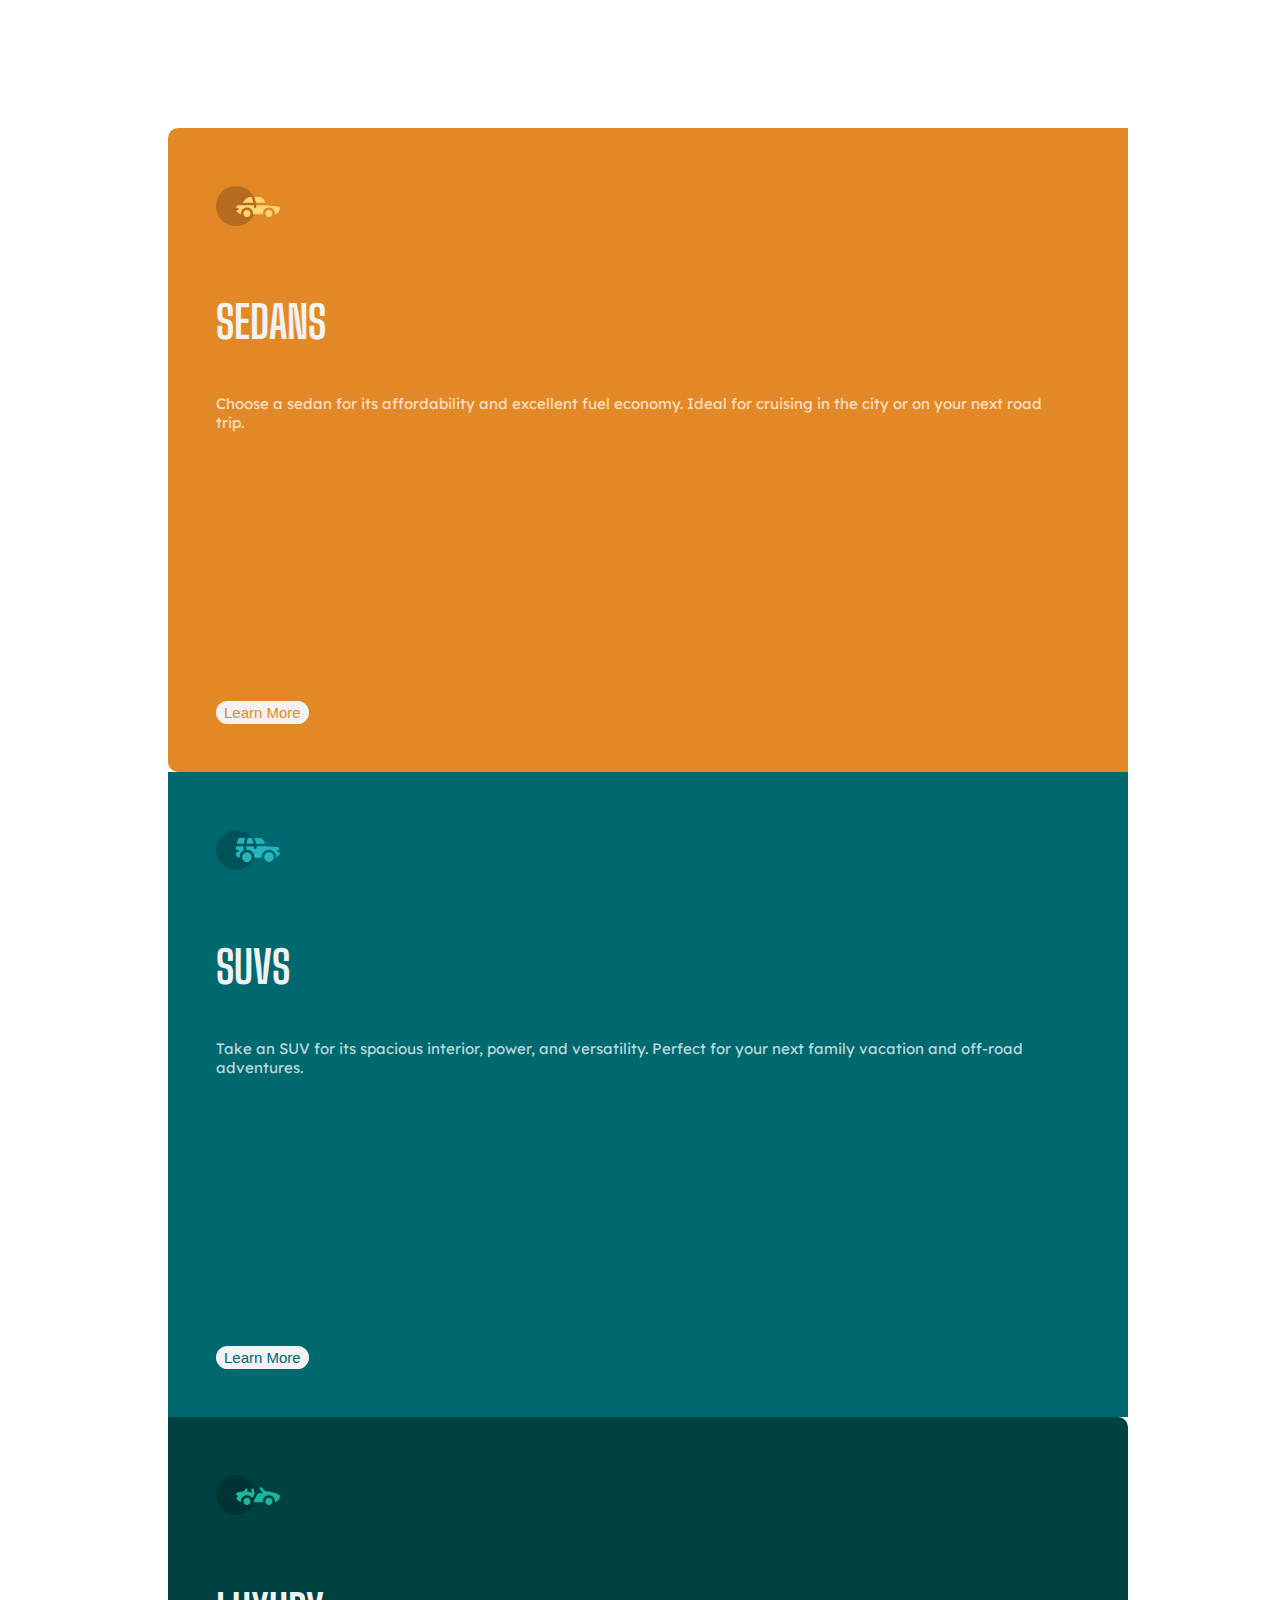
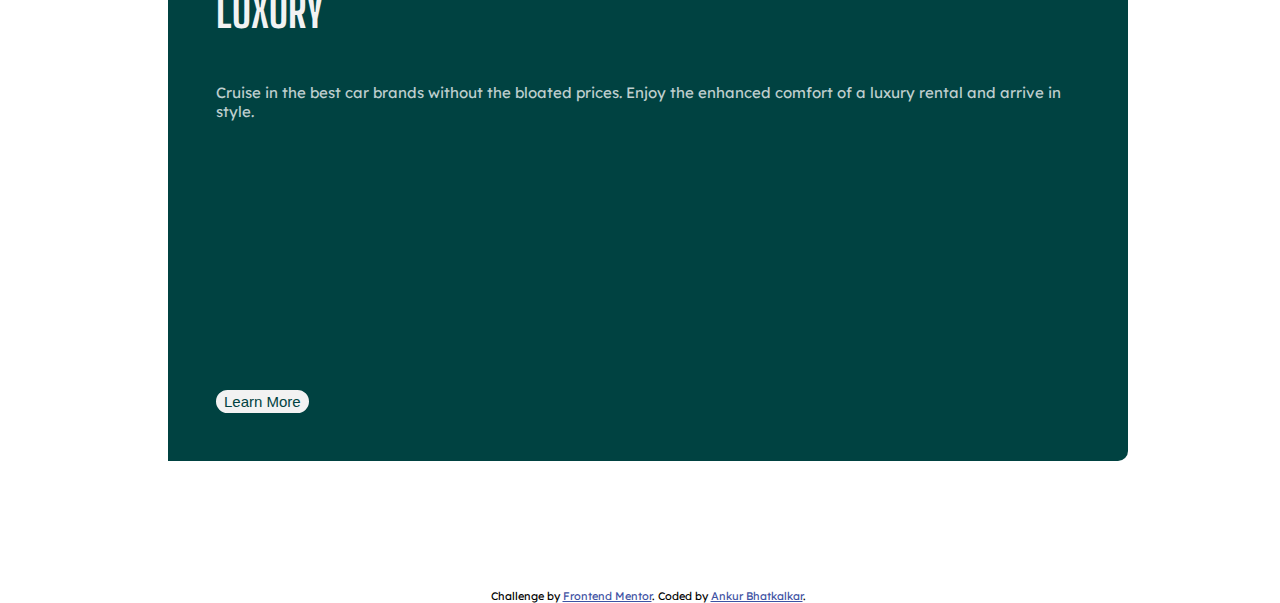
<file: 3-Column-Card/index.html>
<!DOCTYPE html>
<html lang="en">

<head>
    <meta charset="UTF-8">
    <meta name="viewport" content="width=device-width, initial-scale=1.0">
    <!-- displays site properly based on user's device -->
    <link rel="icon" type="image/png" sizes="32x32" href="./images/favicon-32x32.png">
    <link rel="preconnect" href="https://fonts.googleapis.com">
    <link rel="preconnect" href="https://fonts.gstatic.com" crossorigin>
    <link href="https://fonts.googleapis.com/css2?family=Big+Shoulders+Display:wght@700&family=Lexend+Deca&display=swap"
        rel="stylesheet">
    <link href="https://cdn.jsdelivr.net/npm/bootstrap@5.0.2/dist/css/bootstrap.min.css" rel="stylesheet"
        integrity="sha384-EVSTQN3/azprG1Anm3QDgpJLIm9Nao0Yz1ztcQTwFspd3yD65VohhpuuCOmLASjC" crossorigin="anonymous">
    <link rel="stylesheet" href="app.css">
    <title>Frontend Mentor | 3-column preview card component</title>
</head>

<body>
    <main class="container-sm">
        <div class="row">
            <section class="col- col-lg-4 container sedans">
                <div class="row">
                    <svg width="64" height="40" xmlns="http://www.w3.org/2000/svg">
                        <g fill="none" fill-rule="evenodd">
                            <circle fill="#000" opacity=".201" cx="20" cy="20" r="20" />
                            <path
                                d="M52.936 24.11c1.942 0 3.517 1.542 3.517 3.445 0 1.903-1.575 3.445-3.517 3.445s-3.516-1.542-3.516-3.445c0-1.903 1.574-3.445 3.516-3.445zm-21.957 0c1.942 0 3.517 1.542 3.517 3.445 0 1.903-1.575 3.445-3.517 3.445s-3.516-1.542-3.516-3.445c0-1.903 1.574-3.445 3.516-3.445zm6.948-4.848v1.429c0 .716.61 1.293 1.348 1.259a1.295 1.295 0 001.225-1.295v-1.393h8.256l13.483 1.313c.956.093 1.676.881 1.676 1.814 0 2.89-2.126 5.303-4.926 5.819.397-3.557-2.458-6.62-6.053-6.62-3.646 0-6.504 3.14-6.039 6.723h-9.879c.466-3.588-2.397-6.722-6.039-6.722-3.595 0-6.45 3.062-6.052 6.62-2.14-.398-3.916-1.912-4.61-3.931h1.142c.731 0 1.32-.598 1.285-1.322-.033-.678-.629-1.2-1.322-1.2H20v-.251c0-1.274 1.066-2.243 2.306-2.243h15.62zM42.59 11c2.645 0 4.99 1.556 5.972 3.963l.726 1.779H40.17L38.413 11h4.178zm-6.865 0l1.758 5.741H26.505l3.357-3.654A6.502 6.502 0 0134.644 11h1.082z"
                                fill="#FFD473" fill-rule="nonzero" />
                        </g>
                    </svg>
                </div>
                <div class="row">
                    <h1>Sedans</h1>
                </div>
                <div class="row">Choose a sedan for its affordability and excellent fuel economy. Ideal for cruising in
                    the city
                    or on your next road trip.
                </div>
                <button class="btn btn-lg btn-primary button-responsive">Learn More</button>
            </section>
            <section class="col- col-lg-4  container suvs">
                <div class="row">
                    <svg width="64" height="40" xmlns="http://www.w3.org/2000/svg">
                        <g fill="none" fill-rule="evenodd">
                            <circle fill="#000" opacity=".201" cx="20" cy="20" r="20" />
                            <path
                                d="M31.002 22.358c2.917 0 5.18 2.593 4.762 5.506a4.828 4.828 0 01-2.962 3.778 4.797 4.797 0 01-5.3-1.165c-1.188-1.26-1.235-2.613-1.263-2.613-.42-2.924 1.857-5.506 4.763-5.506zm22 0c3.457 0 5.798 3.567 4.41 6.744A4.816 4.816 0 0152.3 31.94a4.826 4.826 0 01-4.06-4.077c-.42-2.915 1.846-5.506 4.762-5.506zm-15.04-6.083v1.462a1.29 1.29 0 001.352 1.29c.693-.033 1.227-.631 1.227-1.326v-1.426h8.3l13.056.716a1.29 1.29 0 011.164.917c.27.895.446 1.477.563 1.87h-1.047c-.694 0-1.291.534-1.324 1.228a1.29 1.29 0 001.288 1.352h1.445c-.164 2.225-1.57 4.193-3.6 5.05.13-4.212-3.255-7.63-7.384-7.63-4.317 0-7.762 3.718-7.358 8.086h-7.285c.43-4.655-3.503-8.531-8.131-8.046v-3.543h7.734zm-10.312 0v4.308a7.4 7.4 0 00-4.006 7.274 3.874 3.874 0 01-3.642-3.864v-1.635h1.46a1.29 1.29 0 000-2.58h-1.461v-3.213l.003-.29h7.646zm14.986-8.196c2.65 0 5 1.592 5.984 4.055l.63 1.579a5.525 5.525 0 01-.065-.004l-.026-.002-.034-.002-.022-.002a4.178 4.178 0 00-.224-.006l-.098-.001h-.039l-.136-.001h-.052l-.326-.001H40.211L38.528 8.08zm-13.632 0l-1.122 5.616h-7.144l1.47-4.71a1.29 1.29 0 011.231-.906h5.565zm6.832 0l1.683 5.615h-7.007l1.121-5.615h4.203z"
                                fill="#26B5C0" fill-rule="nonzero" />
                        </g>
                    </svg>
                </div>
                <div class="row">
                    <h1>SUVs</h1>
                </div>
                <div class="row"> Take an SUV for its spacious interior, power, and versatility. Perfect for your next
                    family vacation
                    and off-road adventures.
                </div>
                <button class="btn btn-lg btn-primary button-responsive">Learn More</button>
            </section>
            <section class="col- col-lg-4 container luxury">
                <div class="row">
                    <svg width="64" height="40" xmlns="http://www.w3.org/2000/svg">
                        <g fill="none" fill-rule="evenodd">
                            <circle fill="#000" opacity=".201" cx="20" cy="20" r="20" />
                            <path
                                d="M30.98 22.835c1.941 0 3.516 1.604 3.516 3.583 0 1.978-1.575 3.582-3.517 3.582s-3.516-1.604-3.516-3.582c0-1.979 1.574-3.583 3.516-3.583zm21.956 0c1.942 0 3.517 1.604 3.517 3.583 0 1.978-1.575 3.582-3.517 3.582s-3.516-1.604-3.516-3.582c0-1.979 1.574-3.583 3.516-3.583zm-9.143-10.45a1.27 1.27 0 011.819 0l3.715 3.784c4.444-.115 9.7 1.142 13.964 3.753.387.237.624.664.624 1.124 0 3.006-2.126 5.514-4.926 6.05.397-3.698-2.458-6.882-6.053-6.882-3.646 0-6.504 3.264-6.039 6.99h-9.669c.76-1.544.993-2.026 1.337-2.711l.082-.162c.421-.835 1.056-2.07 2.883-5.65 1.68-.023 3.47-.408 5.247-1.403l-2.984-3.04a1.328 1.328 0 010-1.854zm-7.68 1.064c.683-.2 1.395.202 1.592.898l.749 2.652a3.46 3.46 0 01-.247 2.51l-1.733 3.395-.216.424c-1.07-1.89-3.06-3.114-5.279-3.114-3.595 0-6.45 3.184-6.052 6.885-1.832-.347-3.414-1.537-4.278-3.276a1.331 1.331 0 01.117-1.376l.955-1.303-1.325-1.295c-.751-.735-.376-2.024.64-2.231l6.614-1.346.13-.026c.092-.019.145-.03.157-.031.314-.146 1.07-.591 1.07-1.506 0-.734.592-1.327 1.316-1.31.712.016 1.268.662 1.256 1.388a4.11 4.11 0 01-.348 1.611 22.69 22.69 0 014.7 1.146l-.7-2.473a1.314 1.314 0 01.882-1.622z"
                                fill="#19B89D" fill-rule="nonzero" />
                        </g>
                    </svg>
                </div>
                <div class="row">
                    <h1>Luxury</h1>
                </div>
                <div class="row">Cruise in the best car brands without the bloated prices. Enjoy the enhanced comfort of
                    a luxury
                    rental and arrive in style.</div>
                <button class="btn btn-lg btn-primary button-responsive">Learn More</button>
            </section>
        </div>
    </main>
   
    <div class="attribution">
        Challenge by <a href="https://www.frontendmentor.io?ref=challenge" target="_blank">Frontend Mentor</a>.
        Coded by <a href="#">Ankur Bhatkalkar</a>.
    </div>
    <script src="https://cdn.jsdelivr.net/npm/bootstrap@5.0.2/dist/js/bootstrap.bundle.min.js"
        integrity="sha384-MrcW6ZMFYlzcLA8Nl+NtUVF0sA7MsXsP1UyJoMp4YLEuNSfAP+JcXn/tWtIaxVXM"
        crossorigin="anonymous"></script>
</body>

</html>
</file>
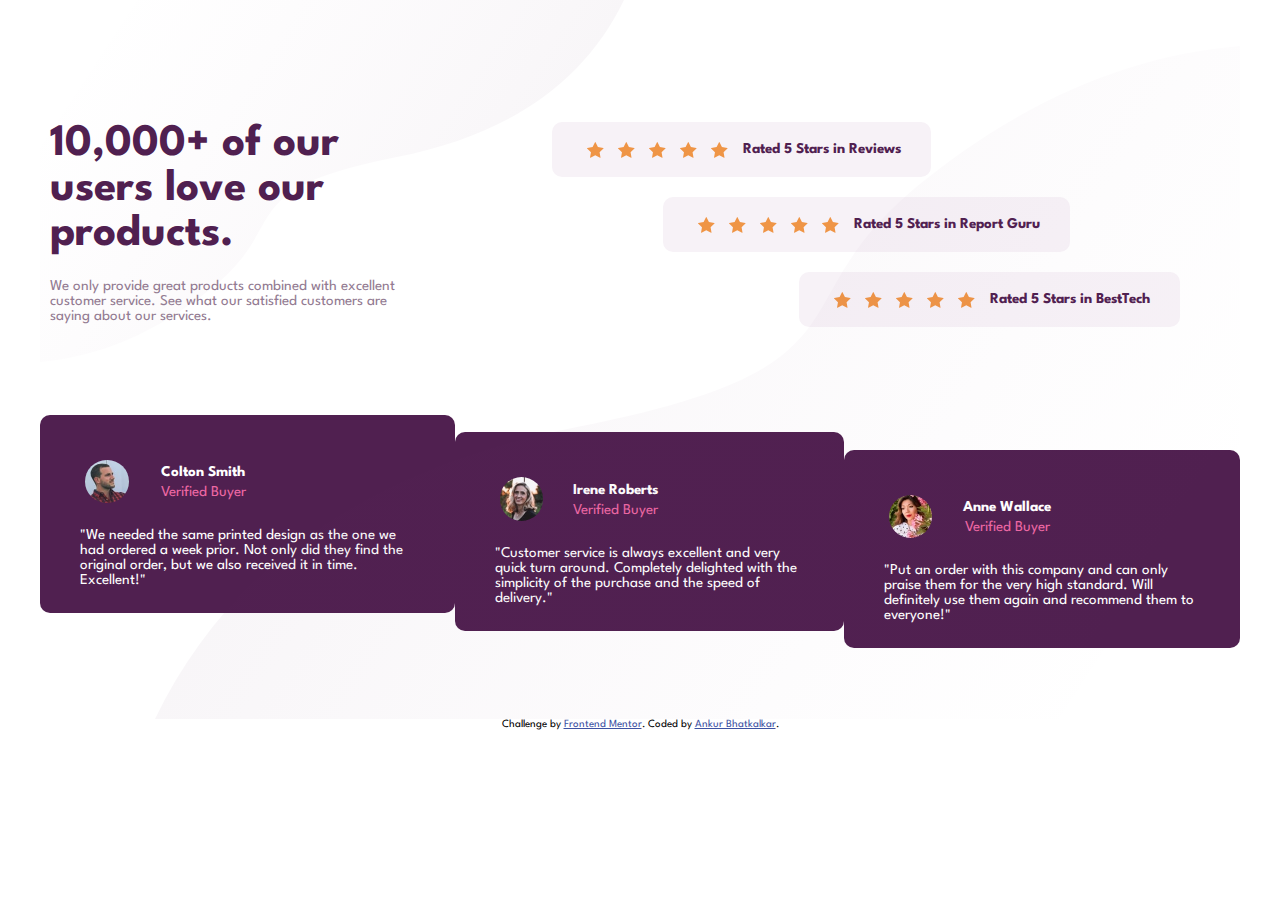
<file: Social-Proof-Section/index.html>
<!DOCTYPE html>
<html lang="en">

<head>
    <meta charset="UTF-8" />
    <meta name="viewport" content="width=device-width, initial-scale=1.0" />
    <!-- displays site properly based on user's device -->
    <link rel="stylesheet" href="reset.css">
    <link rel="icon" type="image/png" sizes="32x32" href="./images/favicon-32x32.png" />
    <link href="https://cdn.jsdelivr.net/npm/bootstrap@5.0.2/dist/css/bootstrap.min.css" rel="stylesheet"
        integrity="sha384-EVSTQN3/azprG1Anm3QDgpJLIm9Nao0Yz1ztcQTwFspd3yD65VohhpuuCOmLASjC" crossorigin="anonymous">
    <link rel="preconnect" href="https://fonts.googleapis.com">
    <link rel="preconnect" href="https://fonts.gstatic.com" crossorigin>
    <link href="https://fonts.googleapis.com/css2?family=Spartan:wght@400;500;700&display=swap" rel="stylesheet">
    <link rel="stylesheet" href="app.css">
    <title>Frontend Mentor | Social proof section</title>
</head>

<body>
    
    <main class="content">
        <section class="top-svg">
            <img class="top-svg-mobile" src="images/bg-pattern-top-mobile.svg">
            <img class="top-svg-desktop" src="images/bg-pattern-top-desktop.svg">
        </section>
        <section class="title-start-section">
            <section class="title">
                <h1>10,000+ of our users love our products.</h1>
                <p>
                    We only provide great products combined with excellent customer service.
                    See what our satisfied customers are saying about our services.</p>
            </section>
            <section class="star-reviews">
                <div class="star-review-card">
                    <div class="stars">
                        <object data="images/icon-star.svg" type="image/svg+xml"></object>
                        <object data="images/icon-star.svg" type="image/svg+xml"></object>
                        <object data="images/icon-star.svg" type="image/svg+xml"></object>
                        <object data="images/icon-star.svg" type="image/svg+xml"></object>
                        <object data="images/icon-star.svg" type="image/svg+xml"></object>
                    </div>
                    <div class="star-review-text">Rated 5 Stars in Reviews</div>
                </div>
                <div class="star-review-card">
                    <div class="stars">
                        <object data="images/icon-star.svg" type="image/svg+xml"></object>
                        <object data="images/icon-star.svg" type="image/svg+xml"></object>
                        <object data="images/icon-star.svg" type="image/svg+xml"></object>
                        <object data="images/icon-star.svg" type="image/svg+xml"></object>
                        <object data="images/icon-star.svg" type="image/svg+xml"></object>
                    </div>
                    <div class="star-review-text">Rated 5 Stars in Report Guru</div>
                </div>
                <div class="star-review-card">
                    <div class="stars">
                        <object data="images/icon-star.svg" type="image/svg+xml"></object>
                        <object data="images/icon-star.svg" type="image/svg+xml"></object>
                        <object data="images/icon-star.svg" type="image/svg+xml"></object>
                        <object data="images/icon-star.svg" type="image/svg+xml"></object>
                        <object data="images/icon-star.svg" type="image/svg+xml"></object>
                    </div>
                    <div class="star-review-text">Rated 5 Stars in BestTech</div>
                </div>
            </section>
        </section>
        <section class="testimonials">
            <div class="testimonial">
                <div class="testimonial-profile">
                    <img src="images/image-colton.jpg" alt="reviewer">
                    <div class="testimonial-profile-name">
                        <h2>Colton Smith</h2>
                        <h3>Verified Buyer</h3>
                    </div>
                </div>
                <div class="testimonial-review">
                    "We needed the same printed design as the one we had ordered a week prior.
                    Not only did they find the original order, but we also received it in time.
                    Excellent!"
                </div>
            </div>
            <div class="testimonial">
                <div class="testimonial-profile">
                    <img src="images/image-irene.jpg" alt="reviewer">
                    <div class="testimonial-profile-name">
                        <h2>Irene Roberts</h2>
                        <h3>Verified Buyer</h3>
                    </div>
                </div>
                <div class="testimonial-review">
                    "Customer service is always excellent and very quick turn around. Completely
                    delighted with the simplicity of the purchase and the speed of delivery."
                </div>
            </div>
            <div class="testimonial">
                <div class="testimonial-profile">
                    <img src="images/image-anne.jpg" alt="reviewer">
                    <div class="testimonial-profile-name">
                        <h2>Anne Wallace</h2>
                        <h3>Verified Buyer</h3>
                    </div>
                </div>
                <div class="testimonial-review">
                    "Put an order with this company and can only praise them for the very high
                    standard. Will definitely use them again and recommend them to everyone!"
                </div>
            </div>
        </section>
        <section class="bottom-svg">
            <img src="images/bg-pattern-bottom-mobile.svg" alt="" class="bottom-svg-mobile">
            <img src="images/bg-pattern-bottom-desktop.svg" alt="" class="bottom-svg-desktop">
        </section>
    </main>
    <div class="attribution">
        Challenge by
        <a href="https://www.frontendmentor.io?ref=challenge" target="_blank">Frontend Mentor</a>. Coded by <a
            href="#">Ankur Bhatkalkar</a>.
    </div>
    <script src="https://cdn.jsdelivr.net/npm/bootstrap@5.0.2/dist/js/bootstrap.bundle.min.js"
        integrity="sha384-MrcW6ZMFYlzcLA8Nl+NtUVF0sA7MsXsP1UyJoMp4YLEuNSfAP+JcXn/tWtIaxVXM"
        crossorigin="anonymous"></script>
</body>

</html>
</file>
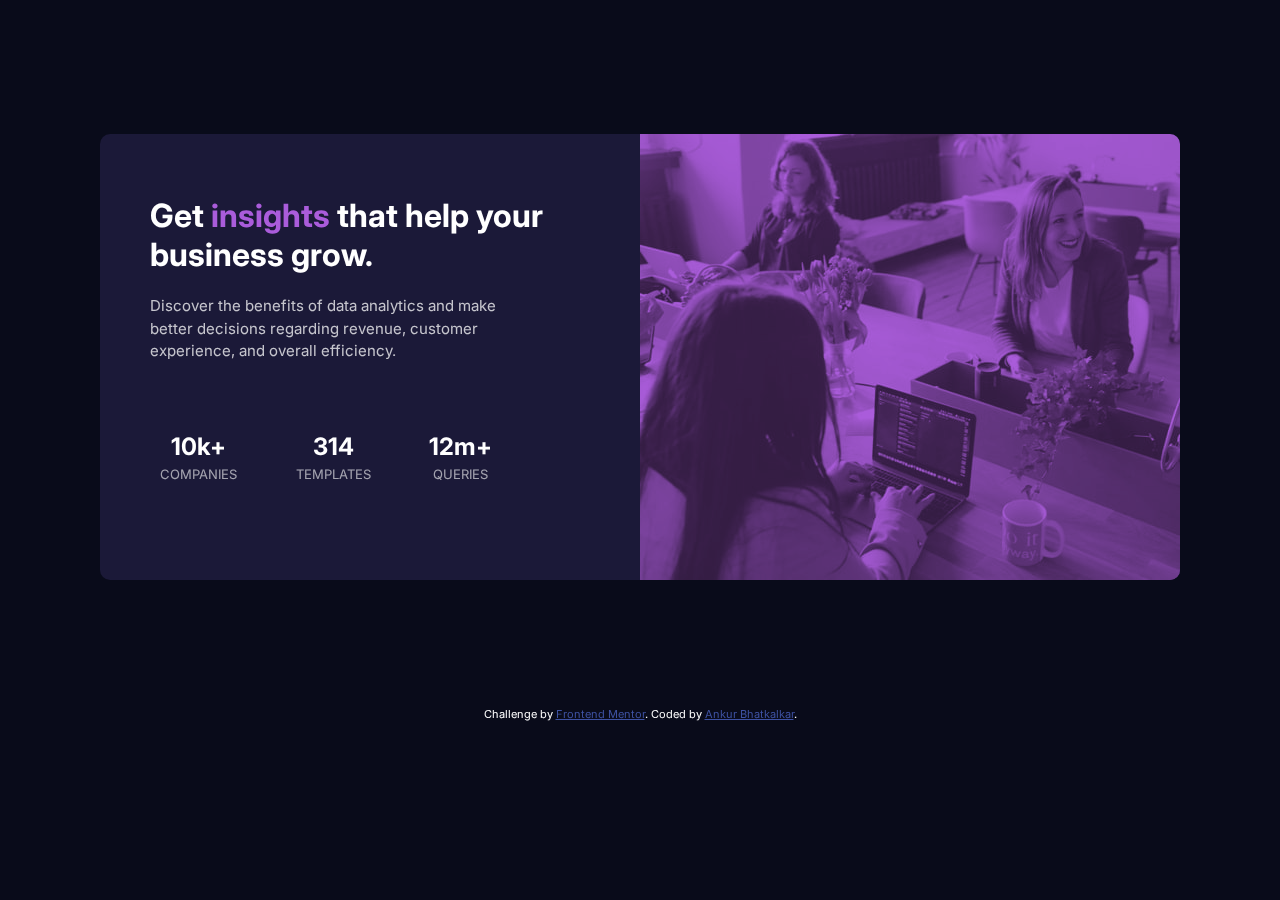
<file: Stats-Preview-Card/index.html>
<!DOCTYPE html>
<html lang="en">

<head>
  <meta charset="UTF-8">
  <meta name="viewport" content="width=device-width, initial-scale=1.0">
  <!-- displays site properly based on user's device -->

  <link rel="icon" type="image/png" sizes="32x32" href="./images/favicon-32x32.png">
  <link rel="preconnect" href="https://fonts.googleapis.com">
  <link rel="preconnect" href="https://fonts.gstatic.com" crossorigin>
  <link href="https://fonts.googleapis.com/css2?family=Inter:wght@400;700&family=Lexend+Deca&display=swap"
    rel="stylesheet">
  <link rel="stylesheet" href="app.css">
  <title>Frontend Mentor | Stats preview card component</title>

  <!-- Feel free to remove these styles or customise in your own stylesheet 👍 -->

</head>

<body>
  <main class="card">
    <div class="card-image">
      <img src="images/image-header-mobile.jpg" alt="workplace" class="img-mobile">
      <img src="images/image-header-desktop.jpg" alt="workplace" class="img-desktop">
    </div>
    <div class="card-content">
      <h1>Get <span class="purple-text">insights</span> that help your business grow.</h1>
      <p class="card-text"> Discover the benefits of data analytics and make better decisions regarding revenue,
        customer
        experience, and overall efficiency.</p>
      <div class="card-stats">
        <div class="stat"><span class="stat-num">10k+</span><span class="stat-text">companies</span></div>
        <div class="stat"><span class="stat-num">314</span><span class="stat-text">templates</span></div>
        <div class="stat"><span class="stat-num">12m+</span><span class="stat-text">queries</span></div>
      </div>
    </div>
  </main>
  <div class="attribution">
    Challenge by <a href="https://www.frontendmentor.io?ref=challenge" target="_blank">Frontend Mentor</a>.
    Coded by <a href="#">Ankur Bhatkalkar</a>.
  </div>
</body>

</html>
</file>
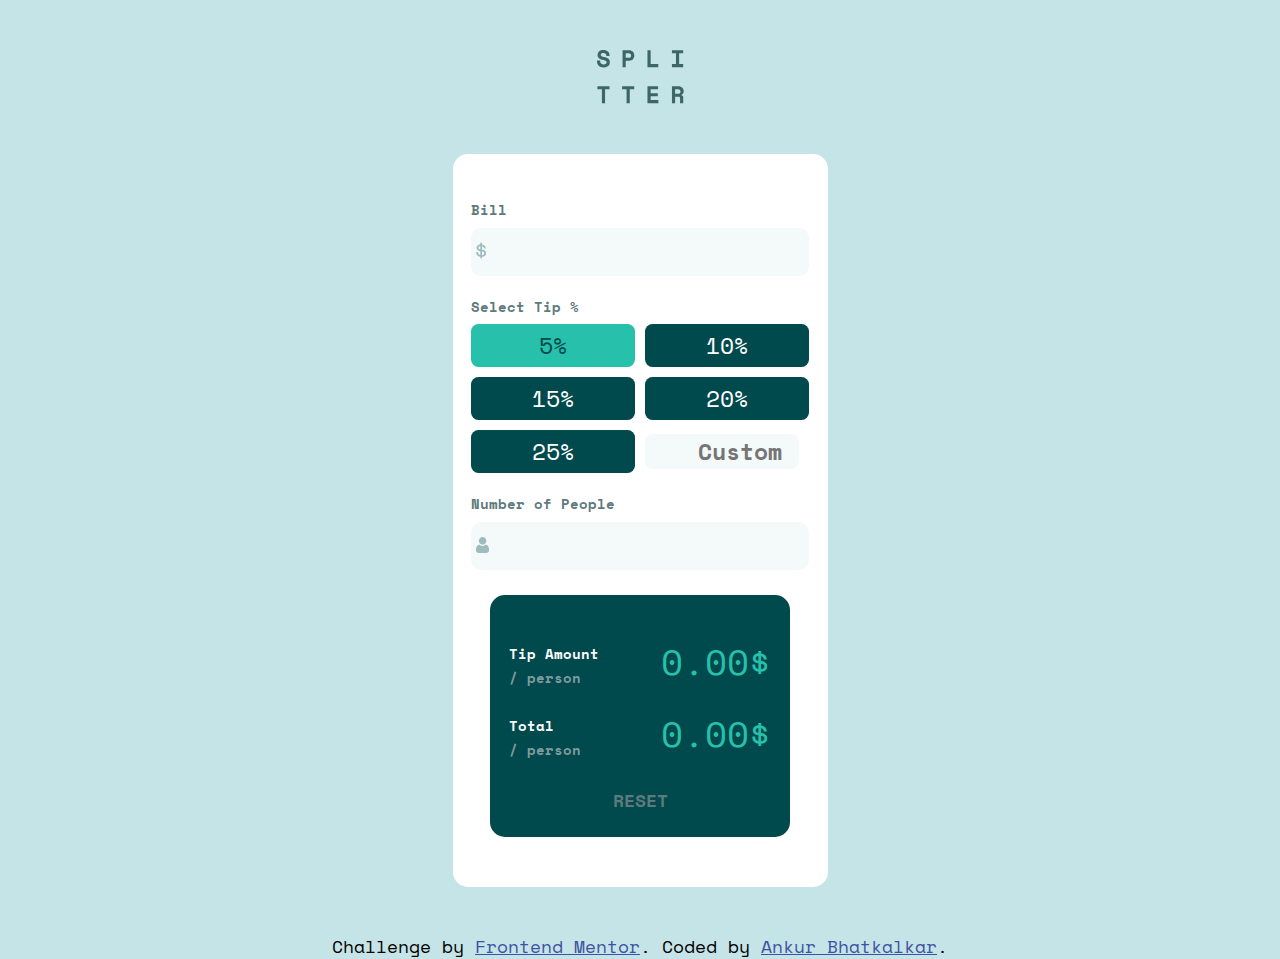
<file: tip-calculator-app-main/index.html>
<!DOCTYPE html>
<html lang="en">

<head>
  <meta charset="UTF-8">
  <meta name="viewport" content="width=device-width, initial-scale=1.0">
  <!-- displays site properly based on user's device -->

  <link rel="icon" type="image/png" sizes="32x32" href="./images/favicon-32x32.png">
  <link rel="stylesheet" href="reset.css">
  <link rel="stylesheet" href="styles.css">
  <title>Frontend Mentor | Tip calculator app</title>

</head>

<body>
  <main class="main">

    <section class="logo">
      <img src="images/logo.svg" alt="logo">
    </section>
    <section class="content">
      <section class="billing">
        <section class="bill-input">
          <section class="bill-label">
            <label for="bill">Bill</label>
          </section>
          <section class="bill-field">
            <section class="dollar">
              <img src="images/icon-dollar.svg" alt="dollar">
            </section>
            <section class="input-text">
              <input type="text" name="bill" id="bill" maxlength="5" value="" pattern="^[1-9]\d*(\.\d+)?$">
            </section>
          </section>
        </section>
        <section class="tip-input">
          <section class="tip-label">
            <label for="tip">Select Tip %</label>
          </section>
          <section class="tip-list">
            <ul>
              <li><button class="selected">5%</button></li>
              <li><button class="">10%</button></li>
              <li><button class="">15%</button></li>
              <li><button class="">20%</button></li>
              <li><button class="">25%</button></li>
              <li class="input-text"><input type="number" id="custom" name="custom" placeholder="Custom" min="0" max="100" minlength="1" maxlength="3"></li>
            </ul>
          </section>
        </section>
        <section class="people-input">
          <section class="people-label">
            <label for="people">Number of People</label>
          </section>
          <section class="people-field">
            <section class="people-image">
              <img src="images/icon-person.svg" alt="people">
            </section>
            <section class="input-text">
              <input type="text" name="people" id="people" minlength="1" maxlength="3" >
            </section>
          </section>
        </section>
      </section>
      <section class="amount">
        <section class="tip-per-person">
          <section class="labels">
            <div class="title">Tip Amount</div>
            <div class="per-person">/ person</div>
          </section>
          <section class="per-person-amount ">
            <div id="person-placeholder">0.00$</div>
          </section>
        </section>
        <section class="total-per-person">
          <section class="labels">
            <div class="title">Total</div>
            <div class="per-person">/ person</div>
          </section>
          <section class="per-person-amount ">
            <div id="total-placeholder">0.00$</div>
          </section>
        </section>
        <section class="reset">
          <button id="reset" disabled>Reset</button>
        </section>
      </section>
    </section>
  </main>





  <div class="attribution">
    Challenge by <a href="https://www.frontendmentor.io?ref=challenge" target="_blank">Frontend Mentor</a>.
    Coded by <a href="#">Ankur Bhatkalkar</a>.
  </div>
  <script src="index.js"></script>
</body>

</html>
</file>
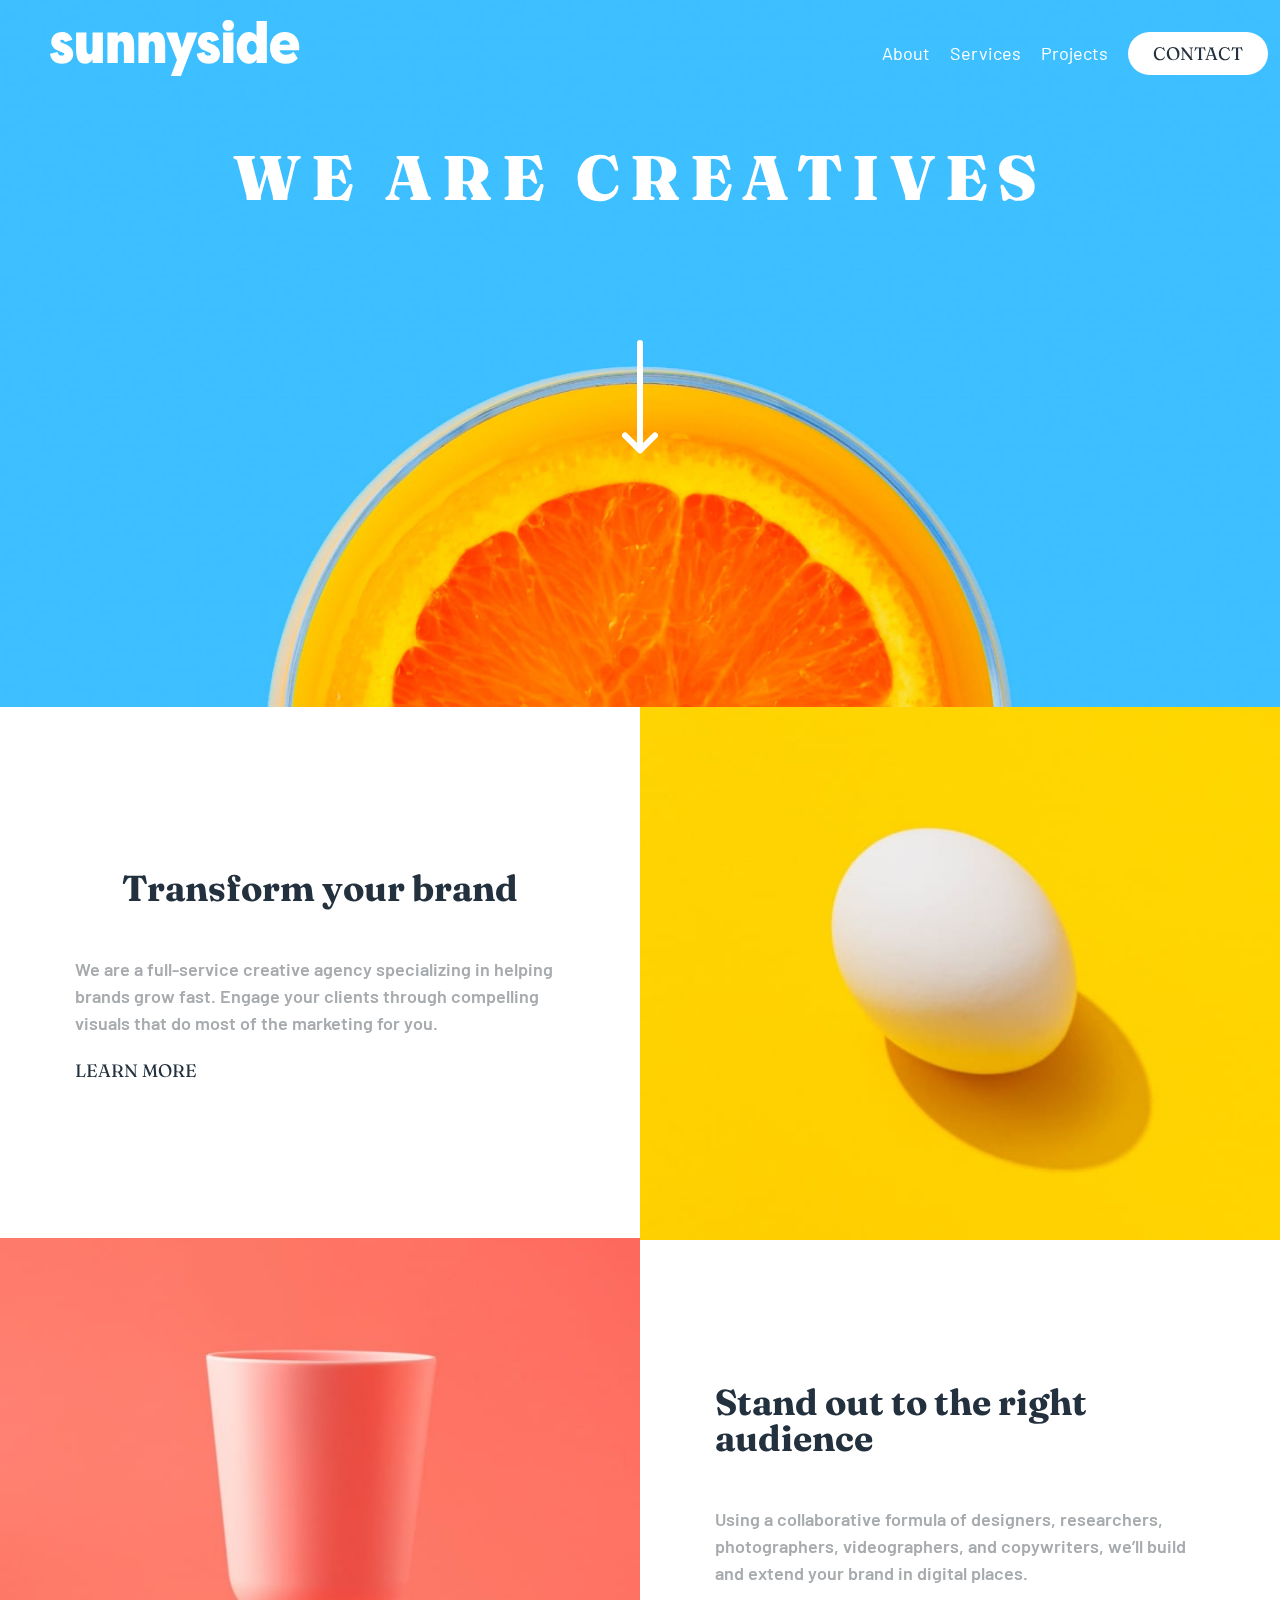
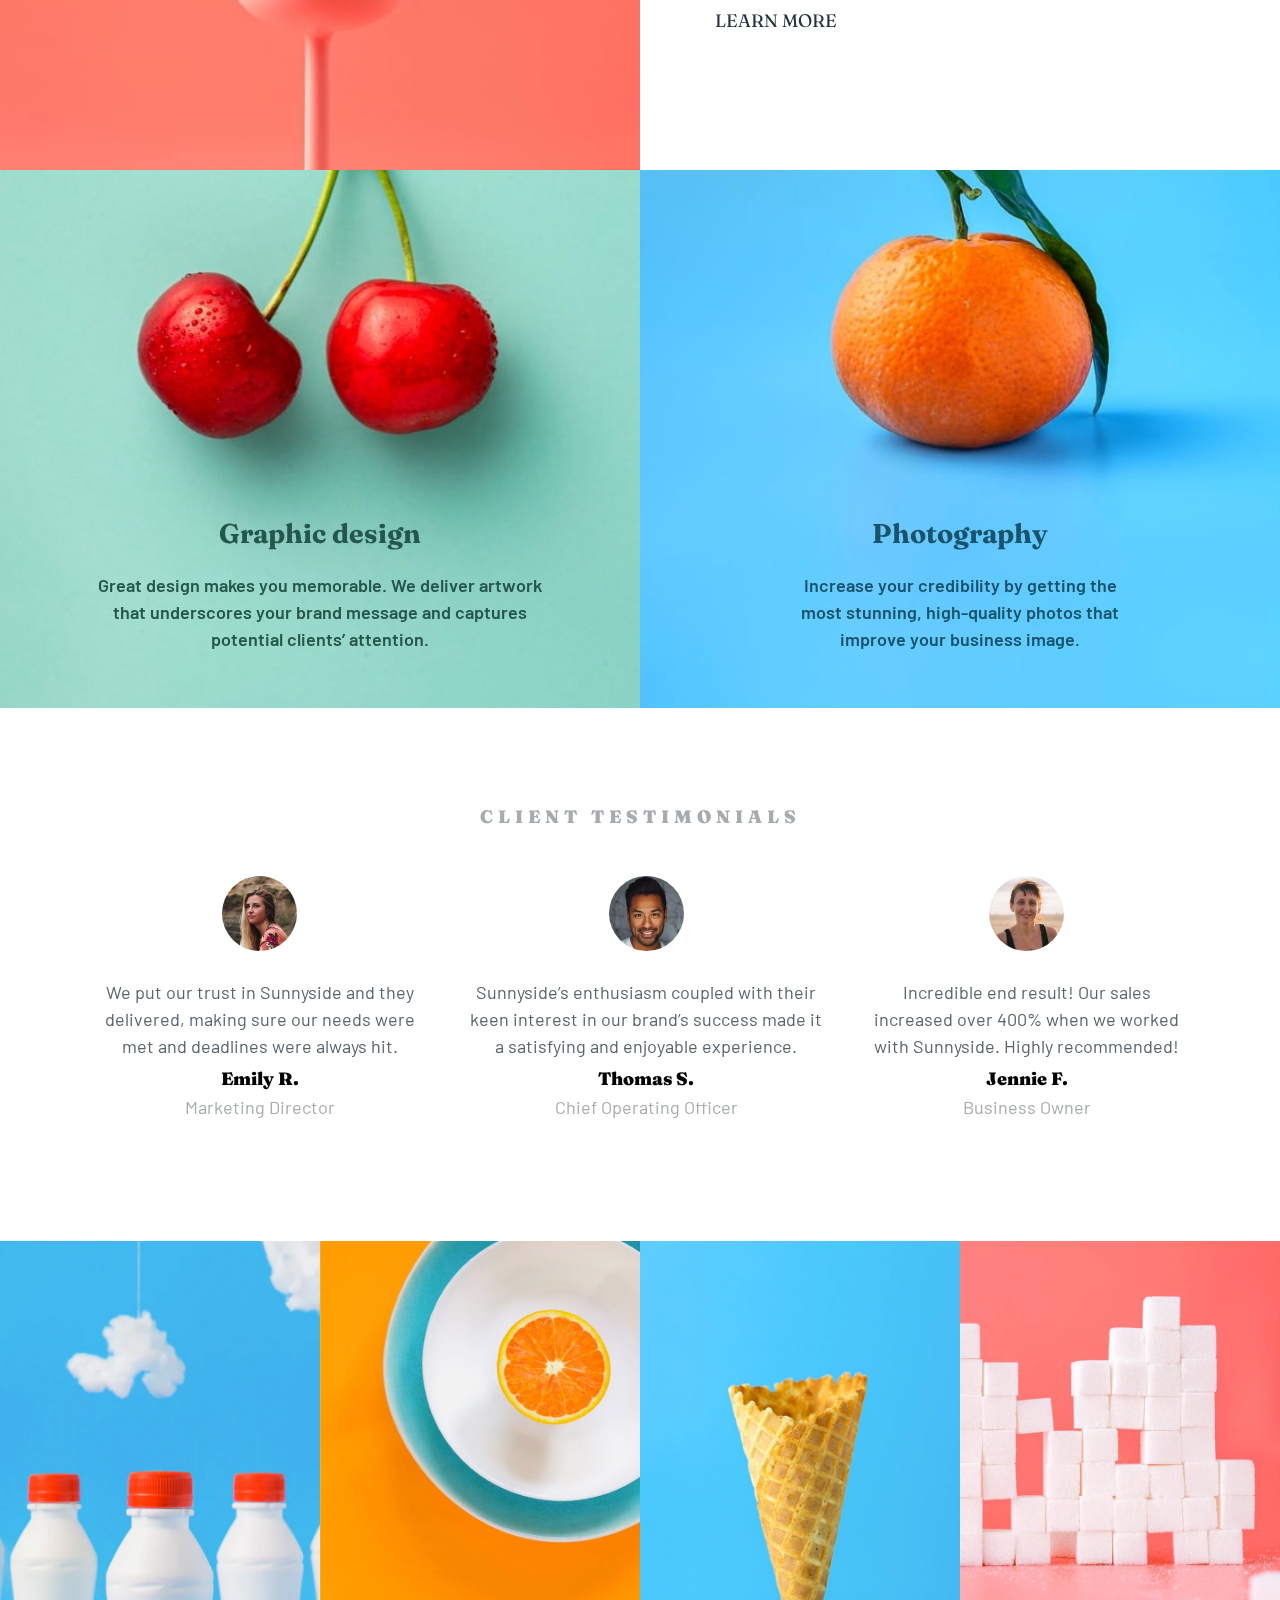
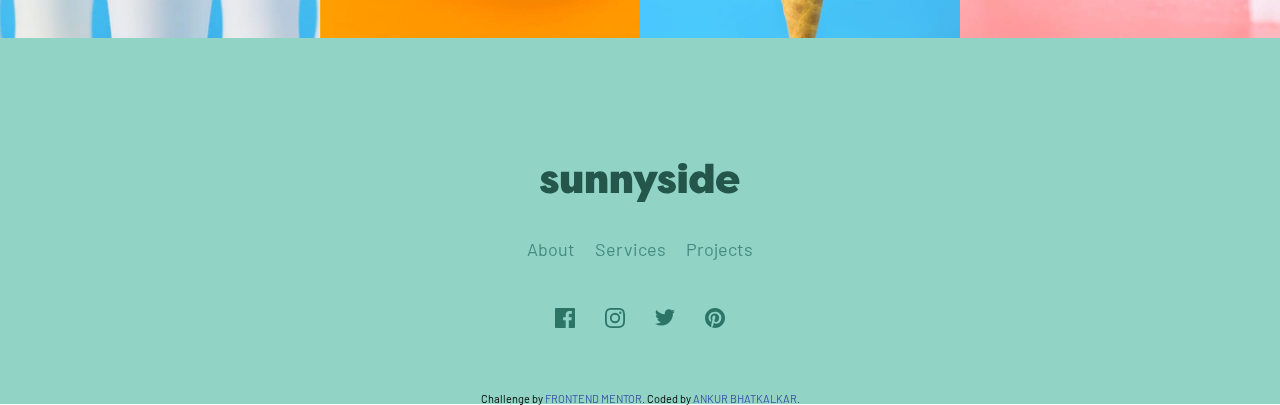
<file: sunnyside-agency-landing-page-main/src/index.html>
<!DOCTYPE html>
<html lang="en">

<head>
  <meta charset="UTF-8">
  <meta name="viewport" content="width=device-width, initial-scale=1.0">
  <!-- displays site properly based on user's device -->

  <link rel="icon" type="image/png" sizes="32x32" href="./images/favicon-32x32.png">
  <link rel="stylesheet" href="reset.css">
  <link rel="preconnect" href="https://fonts.googleapis.com">
  <link rel="preconnect" href="https://fonts.gstatic.com" crossorigin>
  <link href="https://fonts.googleapis.com/css2?family=Barlow:wght@600&family=Fraunces:wght@700;900&display=swap"
    rel="stylesheet">
  <link rel="stylesheet" href="styles.css">
  <title>Frontend Mentor | Sunnyside agency landing page</title>
</head>

<body>
  <!-- About
  Services
  Projects
  Contact -->
  <header class="header" id="header">
    <section class="header-menu">
      <section class="row" id="logo-nav">
        <img src="../images/logo.svg" class="logo" alt="">
        <img src="../images/icon-hamburger.svg" class="hamburger mobile" id="hamburger" />
      </section>
      <section class="menu-desktop">
        <nav class="menu-nav">
          <ul>
            <li><a href="">About</a></li>
            <li><a href="">Services</a></li>
            <li><a href="">Projects</a></li>
            <li><a href="" id="contact">Contact</a></li>
          </ul>
        </nav>
      </section>
      <section class="menu-mobile none">
        <section class="menu-triangle"></section>
        <section class="menu-content">
          <nav class="menu-nav">
            <ul>
              <li><a href="">About</a></li>
              <li><a href="">Services</a></li>
              <li><a href="">Projects</a></li>
              <li><a href="" id="contact">Contact</a></li>
            </ul>
          </nav>
        </section>
      </section>
    </section>
    <section class="row header-content">
      <h1>We are creatives</h1>
      <div class="header-img-div">
        <img src="../images/icon-arrow-down.svg" alt="" class="arrow">
      </div>
    </section>
  </header>
  <main>
    <section class="row" id="transform">
      <section class="row-image">
        <img src="../images/mobile/image-transform.jpg" class="mobile" alt="">
        <img src="../images/desktop/image-transform.jpg" class="desktop" alt="">
      </section>
      <section class="row-content">
        <h2> Transform your brand</h2>
        <p>We are a full-service creative agency specializing in helping brands grow fast. Engage your clients through
          compelling visuals that do most of the marketing for you.</p>
        <a href="#">Learn more</a>
      </section>
    </section>
    <section class="row" id="stand-out">
      <section class="row-image">
        <img src="../images/mobile/image-stand-out.jpg" class="mobile" alt="">
        <img src="../images/desktop/image-stand-out.jpg" class="desktop" alt="">
      </section>
      <section class="row-content">
        <h2>Stand out to the right audience</h2>
        <p>
          Using a collaborative formula of designers, researchers, photographers, videographers, and copywriters, we’ll
          build and extend your brand in digital places.
        </p>
        <a href="#">Learn more</a>
      </section>
    </section>
    <section id="services">
      <section class="row">
        <section class="row-content" id="graphic-design">
          <h2>Graphic design</h2>
          <p>
            Great design makes you memorable. We deliver artwork that underscores your brand message and captures
            potential clients’ attention.
          </p>
        </section>
      </section>
      <section class="row">
        <section class="row-content" id="photography">
          <h2>Photography</h2>
          <p>
            Increase your credibility by getting the most stunning, high-quality photos that improve your business
            image.
          </p>
        </section>
      </section>
    </section>
    <section class="row testimonials">
      <section class="testimonial-header">
        <h2>Client testimonials</h2>
      </section>
      <section class="testimonial-content">
        <section class="testimonial">
          <img src="../images/image-emily.jpg" alt="">
          <h3>We put our trust in Sunnyside and they delivered, making sure our needs were met and deadlines were always
            hit.
          </h3>

          <p class="name">Emily R.</p>
          <p class="title">Marketing Director</p>
        </section>
        <section class="testimonial">
          <img src="../images/image-thomas.jpg" alt="">
          <h3>
            Sunnyside’s enthusiasm coupled with their keen interest in our brand’s success made it a satisfying and
            enjoyable
            experience.
          </h3>
          <p class="name">Thomas S.</p>
          <p class="title"> Chief Operating Officer</p>
        </section>

        <section class="testimonial">
          <img src="../images/image-jennie.jpg" alt="">
          <h3>
            Incredible end result! Our sales increased over 400% when we worked with Sunnyside. Highly recommended!
          </h3>
          <p class="name">Jennie F.</p>
          <p class="title"> Business Owner</p>
        </section>

      </section>
    </section>
  </main>
  <footer class="footer">
    <section class="footer-image-grid">
      <section class="row">
        <img src="../images/mobile/image-gallery-milkbottles.jpg" alt="" class="mobile">
        <img src="../images/mobile/image-gallery-orange.jpg" alt="" class="mobile">
        <img src="../images/desktop/image-gallery-milkbottles.jpg" alt="" class="desktop">
        <img src="../images/desktop/image-gallery-orange.jpg" alt="" class="desktop">

      </section>
      <section class="row">
        <img src="../images/mobile/image-gallery-cone.jpg" alt="" class="mobile">
        <img src="../images/mobile/image-gallery-sugar-cubes.jpg" alt="" class="mobile">
        <img src="../images/desktop/image-gallery-cone.jpg" alt="" class="desktop">
        <img src="../images/desktop/image-gallery-sugar-cubes.jpg" alt="" class="desktop">

      </section>
    </section>
    <section class="footer-cta">
      <section class="footer-cta-logo">
        <img src="../images/logo-footer.svg" alt="" class="footer-logo">
      </section>
      <section class="footer-cta-links">
        <a href="#">
          <h4>About</h4>
        </a>
        <a href="#">
          <h4>Services</h4>
        </a>
        <a href="#">
          <h4>Projects</h4>
        </a>
      </section>
    </section>
    <section class="footer-social-bg">
      <section class="footer-cta-social">
        <img src="../images/icon-facebook.svg" alt="facebook">
        <img src="../images/icon-instagram.svg" alt="instagram">
        <img src="../images/icon-twitter.svg" alt="twitter">
        <img src="../images/icon-pinterest.svg" alt="pinterest">
      </section>
    </section>
  </footer>
  <div class="attribution">
    Challenge by <a href="https://www.frontendmentor.io?ref=challenge" target="_blank">Frontend Mentor</a>.
    Coded by <a href="https://www.linkedin.com/in/ankur-bhatkalkar" target="_blank">Ankur Bhatkalkar</a>.
  </div>
  <script src="index.js"></script>
</body>

</html>
</file>
<file: 3-Column-Card/app.css>
body,html{
    width: 100%;
    height: 100%;
    font-size:15px;
    font-family: "Lexend Deca",sans-serif;
    color: hsla(0, 0%, 100%, 0.75);
    text-align: left;
}

.container-sm {
    max-width: 375px;
    margin: 10% auto;
}
h1{
    font-family: "Big Shoulders Display","Lexend Deca",sans-serif;
    color: hsl(0, 0%, 95%);
    text-transform: uppercase;
    font-size: 3rem;
}
.row h1{
    padding-left: 0;
}
.sedans{
    background-color: hsl(31, 77%, 52%);
    padding: 10%;
    border-radius: 10px 10px 0 0;
}
.suvs{
    background-color: hsl(184, 100%, 22%);
    padding: 10%;
}
.luxury{
    background-color: hsl(179, 100%, 13%);
    padding: 10%;
    border-radius: 0 0 10px 10px;
}
.sedans div,.suvs div,.luxury div{
    padding: 10px 0;
    margin:10px 0;
}

.attribution {
	font-size: 11px;
	text-align: center;
    color: black;
}
.attribution a {
	color: hsl(228, 45%, 44%);
}

.button-responsive{
    border-radius: 40px;
    background-color: hsl(0, 0%, 95%);
    border: 2px solid hsl(0, 0%, 95%);
    transition-duration: inherit;
    font-size: 1rem;
    transition-duration: 0.2s;
    transition: ease-in;
}
.button-responsive:hover{
    border: 2px solid hsl(0, 0%, 95%);
}
.sedans .button-responsive{
    color: hsl(31, 77%, 52%);
}
.sedans .button-responsive:hover{
    background-color: hsl(31, 77%, 52%);
    color: hsl(0, 0%, 95%);
}
.suvs .button-responsive{
    color: hsl(184, 100%, 22%);
}
.suvs .button-responsive:hover{
    background-color: hsl(184, 100%, 22%);
    color: hsl(0, 0%, 95%);
}
.luxury .button-responsive{
    color: hsl(179, 100%, 13%);
}
.luxury .button-responsive:hover{
    background-color: hsl(179, 100%, 13%);
    color: hsl(0, 0%, 95%);
}

@media (min-width:1000px) {
    .container-sm{
        max-width: 960px;
    }
    svg{
        margin-bottom: 20px;
    }
    .sedans,.suvs,.luxury{
        max-height: 600px;
        padding:5%;
    }
    .sedans div,.suvs div,.luxury div{
        padding:5px 15px 5px 0;
        margin:5px 0;
    }
    .button-responsive{
        margin-top:30%;
    }
    .sedans{
        border-radius: 10px 0 0 10px;
    }
    .luxury{
        border-radius: 0 10px 10px 0;
    }
    
}
</file>
<file: Social-Proof-Section/app.css>
body,
html {
	font-size: 15px;
	font-family: 'Spartan', sans-serif;
}

body{
  display: flex;
  flex-direction: column;
  max-width: 375px;
  align-items: center;
  justify-content: center;
  text-align: center;
  margin: 0 auto;
}

.top-svg .top-svg-desktop, .bottom-svg .bottom-svg-desktop{
  display: none;
}
.top-svg .top-svg-mobile{
  /* background-color: lightblue; */
  margin-bottom: -60%;
}
.top-svg .top-svg-mobile img,
.bottom-svg .bottom-svg-mobile img{
  width: 100%;
  height: auto;
}
.bottom-svg .bottom-svg-mobile{
  /* background-color: lightblue; */
  opacity: 0.5;
  margin-top:-450px;
  z-index: -1;
}
.title {
  margin: 10px;
}
.title h1{
  margin-top:50px;
  color: hsl(300, 43%, 22%);
  font-weight: 700;
  font-size: 2.5rem;
  margin-bottom: 25px;
}
.title p{
  text-align:center;
  margin-bottom: 25px;
}
.star-reviews{
  margin-bottom: 50px;
}
.star-review-card{
  background-color:hsl(300, 24%, 96%);
  margin:10px;
  padding:10px 0;
  border-radius: 10px;
}
.star-review-card .stars{
  margin-bottom: 5px;
}
.star-review-card .stars object{
  margin:0 5px;
}
.star-review-text{
  color: hsl(300, 43%, 22%);
  font-size: 1rem;
  font-weight: 700;
}
.title p{
  color: hsl(303, 10%, 53%);
  font-weight: 400;
}
.testimonial{
  margin:15px 0;
  background-color: hsl(300, 43%, 22%);
  padding: 25px;
  border-radius: 10px;
}
.testimonial-profile{
  display: flex;
  justify-content:flex-start;
  margin-bottom: 15px;
  align-items: center;
  padding:20px 20px 10px 20px;
}
.testimonial-profile h2,.testimonial-review{
  color: white;
}
.testimonial-profile-name{
  padding-left: 10%;
  /* padding-top:5px */
}
.testimonial-profile h2,h3{
  font-size: 1rem;
  font-weight: 700;
  /* padding:0 0 0 10%; */
  /* display: inline-block; */
  /* text-align: left; */
  margin:0;
}
.testimonial-profile h2{
  padding-top:2.5px;
}
.testimonial-profile h3{
  color:hsl(333, 80%, 67%);
  font-weight: 400;
  margin-top:5px;
}
.testimonial-profile img{
  border-radius: 50%;
  max-width: 15%;
  height: 43.5px;
}
.testimonial-review{
  /* color:hsl(303, 10%, 53%); */
  text-align: left;
  font-weight: 400;
  font-size: 1rem;
  padding:0 15px;
}
.attribution {
	font-size: 11px;
	text-align: center;
}
.attribution a {
	color: hsl(228, 45%, 44%);
}



@media (min-width:1200px) {
  body{
    min-width: 1200px;
  }
  .title-start-section{
    display: flex;
  }
  .title{
    width: 40%;
    /* text-align: left; */
    /* padding-right: 20%;     */
  }
  .title h1{
    margin: 0;
    /* padding:10% */
    padding-right: 20%;
    text-align: left;
    font-size: 3rem;
    font-weight:700;
  }
  .title p{
    margin-top: 5%;
    text-align: left;
    padding-right: 15%;
  }
  .star-reviews{
    width: 60%;
    display: flex;
    flex-direction: column;
    padding:0 50px;
  }

  .star-review-card .stars{ 
    margin-right: 10px;
  }
  .star-review-card{
    /* max-width: 80%; */
    display: flex;
    justify-content: space-evenly;
    padding:20px 30px 10px 30px;
  }
  .star-review-card:nth-of-type(1){
    align-self: flex-start;
  }
  .star-review-card:nth-of-type(2){
    align-self: center;
  }
  .star-review-card:nth-of-type(3){
    align-self: flex-end;
  }
  .testimonials{
    display: flex;
    justify-content: space-between;
    flex-direction: row;
    align-items:center;
    margin: 30px 0 0 0;
  }
  .testimonial{
    /* height: 80%; */
    max-width: 375px;
  }
  .testimonial:nth-of-type(1){
    /* align-self:flex-start */
    margin-top:-20px;
  }
  .testimonial:nth-of-type(3){
    margin-bottom: -20px;
  }
  .top-svg .top-svg-desktop,.bottom-svg .bottom-svg-desktop{
    display: block;
    /* background-color: lightblue; */
  }
  .top-svg .top-svg-mobile, .bottom-svg .bottom-svg-mobile{
    display: none;
  }
  .top-svg .top-svg-desktop{
    margin-bottom:-250px;
  }
  .bottom-svg .bottom-svg-desktop{
    margin-left: 115px;
    margin-top: -600px;
  }
}
</file>
<file: Stats-Preview-Card/app.css>
body,
html {
	font-size: 15px;
	font-family: "Inter", sans-serif;
}
body {
	display: flex;
	flex-direction: column;
	justify-content: center;
	align-items: center;
	background-color: hsl(233, 47%, 7%);
}
h1 {
	color: hsl(0, 0%, 100%);
	font-size: x-large;
}
.card {
	display: flex;
	flex-direction: column;
	width: 80%;
	background-color: hsl(244, 38%, 16%);
	border-radius: 10px;
	margin: 10%;
	max-width: 375px;
	/* gap: 0; */
	/* height: 100%; */
}
.card-image {
	background-color: hsl(277, 64%, 61%);
	height: 30%;
	border-radius: 10px 10px 0 0;
	/* z-index: 1; */
	/* opacity: 1; */
}
.card-image img {
	/* padding-top: 10px; */
	opacity: 0.7;
	height: 100%;
	width: 100%;
	border-radius: 10px 10px 0 0;
	/* z-index: 0; */
	object-fit: cover;
	/* display: block; */
	mix-blend-mode: multiply;
}
.img-mobile{
	display: block;
}
.card-content {
	padding: 10% 10% 10% 10%;
	text-align: center;
}
.card-text {
	color: hsla(0, 0%, 100%, 0.75);
	line-height: 1.5;
}
.card-stats {
	color: hsla(0, 0%, 100%, 0.6);
	display: flex;
	flex-direction: column;
	justify-content: center;
	align-items: center;
}
.stat-num {
	color: hsl(0, 0%, 100%);
	font-size: x-large;
	/* text-transform: uppercase; */
	/* font-family: ,sans-serif; */
	font-weight: 700;
}
.stat-text {
	text-transform: uppercase;
	font-size: small;
	margin: 5px 0;
}
.purple-text {
	color: hsl(277, 64%, 61%);
}
.stat {
	display: flex;
	flex-direction: column;
	justify-content: center;
	align-items: center;
	margin: 10px;
}

.attribution {
	font-size: 11px;
	text-align: center;
	width: 50%;
	color: white;
}
.attribution a {
	color: hsl(228, 45%, 44%);
}
.img-desktop {
	display: none;
}

@media (min-width: 1080px) {
	body{
		font-size: 15px;
	}
	.card {
		height: 446px;
		max-width: 1080px;
		min-width: 1080px;
		flex-direction: row-reverse;
	}
	.card-content {
		width: 50%;
		padding: 40px 50px 0 50px;
		text-align: left;
	}
	.card-text{
		padding-bottom: 0;
	}
	.card-image {
		height: 100%;
		min-width: 50%;
		border-radius: 0px 10px 10px 0;
	}
	.card-image img {
		border-radius: 0px 10px 10px 0;
	}
	.card-stats {
		flex-direction: row;
	}
	.img-desktop {
		display: inline-block;
	}
	.img-mobile {
		display: none;
	}
	h1 {
		font-size: xx-large;
	}
	.card-text {
		padding-bottom: 10%;
		padding-right: 15%;
	}
	.card-stats {
		flex-direction: row;
		justify-content: space-between;
		align-content: space-between;
		padding-right: 20%;
	}
	.stat{
		flex-direction: column;
		align-content:space-between;
	}
}

@media (max-height: 640px) {
	body {
		font-size: 10px;
	}
}
</file>
<file: tip-calculator-app-main/styles.css>
@import url('https://fonts.googleapis.com/css2?family=Space+Mono:wght@400;700&display=swap');

:root {
	box-sizing: border-box;
	font-size: 18px;
	font-family: 'Space Mono', monospace;
	/* primary colors */
	--strong-cyan: hsl(172, 67%, 45%);
	/* secondary colors */
	--very-dark-cyan: hsl(183, 100%, 15%);
	--dark-grayish-cyan-1: hsl(186, 14%, 43%);
	--dark-grayish-cyan-2: hsl(184, 14%, 56%);
	--light-grayish-cyan-1: hsl(185, 41%, 84%);
	--light-grayish-cyan-2: hsl(189, 41%, 97%);
	--white: hsl(0, 0%, 100%);
}
body {
	display: flex;
	align-items: center;
	justify-content: center;
	flex-direction: column;
	background-color: hsl(185, 41%, 84%);
	margin: 0;
	padding: 0;
}
main {
	max-width: 375px;
	width: 100%;
	/* background-color: var(--white); */
}
.content {
	padding-top: 25px;
	background-color: white;
	border-radius: 15px;
	padding-bottom: 50px;
	margin-bottom: 50px;
}
.logo {
	display: flex;
	justify-content: center;
	margin: 50px;
}
.bill-input,
.tip-input,
.people-input {
	margin: 25px 0;
	padding: 0 5%;
}
.bill-label,
.tip-label,
.people-label {
	font-size: 0.75rem;
	font-weight: 700;
	color: var(--dark-grayish-cyan-1, gray);
	margin: 10px 0;
}
.bill-field,
.people-field {
	display: flex;
	background-color: var(--light-grayish-cyan-2, gray);
	align-items: center;
	padding: 10px 5px;
	border-radius: 10px;
}
.bill-field:hover,
.people-field:hover {
	border: 1px solid var(--strong-cyan);
	padding: 9px 4px;
}
.input-text > input {
	text-align: right;
	border: none;
	font-size: 1.25rem;
	background-color: var(--light-grayish-cyan-2, gray);
	color: var(--very-dark-cyan, cyan);
	width: 100%;
	font-weight: 700;
}
.input-text > input:focus {
	border: none;
	outline: none;
}
.tip-list > ul {
	list-style-type: none;
	display: grid;
	grid-template-columns: repeat(auto-fit, minmax(125px, 1fr));
	gap: 10px;
	align-items: center;
}
.tip-list > ul > li > button {
	background-color: var(--very-dark-cyan);
	color: white;
	width: 100%;
	padding: 5px;
	font-size: 1.25rem;
	font-weight: 400;
	font-family: 'Space Mono', monospace;
	border: none;
	border-radius: 7.5px;
	transition-timing-function: ease-in;
	transition-duration: 0.2s;
}
#custom {
	max-width: 150px;
	font-family: 'Space Mono', monospace;
	border-radius: 7.5px;
}
#custom:hover,
#custom:focus {
	border: 1px solid var(--strong-cyan);
}
.amount {
	background-color: var(--very-dark-cyan);
	color: var(--white);
	margin: 0 10%;
	padding: 5%;
	border-radius: 15px;
}
.tip-per-person,
.total-per-person {
	display: flex;
	justify-content: space-between;
	margin: 25px 0;
	align-items: center;
}
.tip-per-person .labels > .title,
.total-per-person .labels > .title {
	font-size: 0.75rem;
	font-weight: 700;
	margin: 10px 0;
}
.per-person {
	font-size: 0.75rem;
	font-weight: 700;
	color: var(--dark-grayish-cyan-2);
}
.per-person-amount #total-placeholder,
.per-person-amount #person-placeholder {
	font-size: 2rem;
	text-align: right;
	color: var(--strong-cyan);
}
#reset {
	width: 100%;
	font-family: 'Space Mono', monospace;
	color: var(--very-dark-cyan);
	background-color: var(--strong-cyan);
	border: none;
	padding: 5px;
	font-size: 1rem;
	font-weight: 700;
	border-radius: 10px;
	text-transform: uppercase;
	transition-duration: 0.2s;
	transition-timing-function: ease-in;
}
#people {
	width: 100%;
}
.tip-list > ul > li > button:hover {
	color: var(--very-dark-cyan);
	background-color: var(--strong-cyan);
}

.selected {
	color: var(--very-dark-cyan) !important;
	background-color: var(--strong-cyan) !important;
}
#reset:disabled {
	background-color: var(--very-dark-cyan) !important;
	color: var(--dark-grayish-cyan-1) !important;
}
#reset:hover {
	background-color: var(--light-grayish-cyan-1);
	/* color: var(--dark-grayish-cyan-1); */
}
.people- .attribution {
	font-size: 11px;
	text-align: center;
}
.attribution a {
	color: hsl(228, 45%, 44%);
}

@media (min-width: 1440px) {
	body{
		display: flex;
		flex-flow: column nowrap;
		align-items: center;
		justify-content: center;
		height: 100vh;
	}
	main {
		max-width: 900px;
		margin-bottom: 100px;
	}
	.content{
		display: grid;
		grid-template-columns: repeat(2,50%);
		grid-template-rows: 100%;
		align-items: center;
		margin: 0 auto;
		padding: 10px;
		/* justify-content: center; */
	}
	.amount{
		/* margin: 0 0  0; */
		/* margin-left: 20px; */
		/* height: 100%; */
		/* max-width: ; */
		/* max-width: 80% ; */
		/* align-self: baseline; */
		padding:0 40px;
		max-height:362.5px;
		height:95%;
		/* margin-left: auto; */
		margin-right: 0;
		display: flex;
		flex-flow: column nowrap;
		justify-content: space-around;
	}
	.tip-per-person .labels > .title,
.total-per-person .labels > .title{
	font-size: 1rem;
}
	.per-person-amount #total-placeholder,
.per-person-amount #person-placeholder {
	font-weight: 700;
	font-size: 2.5rem;
}
}
</file>
<file: sunnyside-agency-landing-page-main/src/styles.css>
/* Header and basic common styles */
/* Mobile first approach */
:root {
	box-sizing: border-box;
	font-size: 18px;
	text-align: center;
}
body {
	max-width: 375px;
	/* max-width: 475px; */
	margin: 0 auto;
	/* padding:10px; */
}
.header {
	background-image: url("../images/mobile/image-header.jpg");
	background-size: contain;
	background-repeat: round;
}
#logo-nav {
	display: flex;
	padding: 20px;
	/* margin-bottom: 50px; */
}
#logo-nav .logo {
	width: 125px;
}
#logo-nav .hamburger {
	width: auto;
	height: auto;
	margin-left: auto;
}
.menu-desktop{
	display: none;
}
.header-content {
	display: flex;
	flex-direction: column;
	width: 100%;
	justify-content: center;
	align-items: center;
}
.header-content h1 {
	margin-top: 50px;
	font-size: 2.5rem;
	font-family: 'Fraunces', serif;
	font-weight: 900;
	color: white;
	text-transform: uppercase;
	letter-spacing: 10px;
}
img {
	width: 100%;
	height: auto;
}
.header-img-div {
	margin: 50px 0 0 0;
	padding-bottom: 100px;
}
.arrow {
	height: fit-content;
	width: min-content;
	margin: 0 auto;
}

a {
	text-decoration: none;
	font-size: 1rem;
	text-transform: uppercase;
	color: hsl(212, 27%, 19%);
	font-family: 'Fraunces', serif;
	transition-duration: 0.2s;
	transition-timing-function: ease;
}
a:hover {
	text-decoration: underline;
	text-decoration-color: hsl(51, 100%, 49%);
	/* text-decoration-thickness: auto; */
}

/* Transform Section and Stand-out section styles */

#transform,
#stand-out {
	background-color: white;
}
#transform .row-content,
#stand-out .row-content {
	margin: 50px 0;
	padding: 20px;
}
#transform h2,
#stand-out h2 {
	color: hsl(212, 27%, 19%);
	font-size: 2rem;
	font-family: 'Fraunces', serif;
	margin-bottom: 25px;
	font-weight: 700;
}
#transform p,
#stand-out p {
	color: hsl(210, 4%, 67%);
	font-family: 'Barlow', sans-serif;
	font-weight: 600;
	margin: 25px 0;
	line-height: 1.5rem;
}

/* Graphic Design Section Styles */

#graphic-design {
	background-image: url("../images/mobile/image-graphic-design.jpg");
	background-size: 100% auto;
	padding: 350px 20px 40px 20px;
	/* background-repeat: repeat-; */
	/* bac */
}
#graphic-design h2 {
	color: hsl(167, 40%, 24%);
	font-size: 1.5rem;
	font-family: 'Fraunces', serif;
	margin-bottom: 25px;
	font-weight: 700;
}
#graphic-design p {
	font-family: 'Barlow', sans-serif;
	font-weight: 600;
	/* margin-top: 15px; */
	margin-top:25px;
	margin-bottom: 15px;
	line-height: 1.5rem;
	color: hsl(167, 40%, 24%);
}

/* Photography section styles */

#photography {
	background-image: url("../images/mobile/image-photography.jpg");
	background-size: 100% auto;	
	padding: 350px 20px 40px 20px;

}
#photography h2 {
	font-size: 1.5rem;
	font-family: 'Fraunces', serif;
	margin-bottom: 25px;
	font-weight: 700;
	color: hsl(198, 62%, 26%);
}
#photography p {
	font-family: 'Barlow', sans-serif;
	font-weight: 600;
	margin-top: 25px;
	margin-bottom: 15px;
	line-height: 1.5rem;
	color: hsl(198, 62%, 26%);
}

/* Client Testimonials section */

.testimonials {
	padding: 50px 25px;
}
.testimonial-header h2 {
	font-family: 'Fraunces', serif;
	font-weight: 900;
	color: hsl(210, 4%, 67%);
	text-transform: uppercase;
	/* letter-spacing: 10px; */
	font-size: 1rem;
	letter-spacing: 5px;
}
.testimonial {
	margin: 25px 0;
}
.testimonial img {
	border-radius: 50%;
	width: 75px;
	margin: 25px 0;
}
.testimonial h3 {
	font-family: 'Barlow', sans-serif;
	color: hsl(213, 9%, 39%);
	line-height: 1.5rem;
	margin-bottom: 10px;
}
.testimonial .name {
	font-family: 'Fraunces', serif;
	font-size: 1rem;
	font-weight: 900;
	margin-bottom: 10px;
}
.testimonial .title {
	font-family: 'Barlow', sans-serif;
	color: hsl(210, 4%, 67%);
}

/* Footer Image Grid Styles */

.footer-image-grid {
	display: flex;
	flex-direction: column;
	flex-shrink: 1;
	flex-grow: 1;
}
.footer-image-grid .row {
	display: flex;
	flex-wrap: nowrap;
}
.footer-image-grid img {
	flex: 1 1 100%;
	min-width: 0;
}

/* Footer Call to action section styles */

.footer-cta {
	background-color: hsl(167, 44%, 70%);
}
.footer-cta-links {
	display: flex;
	justify-content: center;
	align-items: center;
}
.footer-cta-logo {
	/* margin:25px 0; */
	padding: 25px 100px;
	max-width: 200px;
	margin: 0 auto;
}
.footer-cta-links a > h4 {
	font-family: 'Barlow', sans-serif;
	text-transform: capitalize;
	color: hsl(168, 34%, 41%);
	margin: 10px;
}
.footer-cta-social {
	display: flex;
	justify-content: center;
	align-items: center;
	background-color: hsl(167, 44%, 70%);
	padding: 25px 100px 50px 100px;
}
.footer-cta-social img {
	mix-blend-mode: darken;
	margin: 15px;
	flex: 1 1 100%;
	min-width: 0;
}

/* Nav menu-mobile Styles */
.menu-mobile {
	/* z-index: 1; */
	/* width: 100%; */
	/* background-color: white; */
	/* margin:0 auto; */
	display: flex;
	align-items: center;
	justify-content: center;
	flex-direction: column;
	/* width: 200px; */
	/* height: 200px; */
	min-width: 80%;
	margin: 0 auto;
	padding-bottom: 127px;
}
.menu-triangle {
	width: 50px;
	height: 50px;
	display: inline-block;
	align-self: flex-end;
	margin-right: 50px;
	background-color: white;
	/* transform: rotate(45deg); */
	margin-right: 5px;
	margin-bottom: -25px;
	transform: rotateY(60deg) rotateZ(45deg);
}
.menu-nav {
	background-color: white;
	width: 350px; /* height: 200px; */
	display: flex;
	flex-direction: column;
	justify-content: center;
	align-items: center;
	text-align: center;
	/* padding:50px 0; */
	/* align-content: stretch; */
}
.menu-nav ul {
	list-style-type: none;
}
.menu-nav li {
	margin: 20px 0;
	padding: 10px;
}
.menu-nav li > a {
	font-family: 'Barlow', sans-serif;
	text-transform: capitalize; /* margin:10px 0; */
	color: hsl(210, 4%, 67%);
}
.none,
.desktop {
	display: none;
}
.mobile {
	display: inline-block;
}
#contact {
	background-color: hsl(51, 100%, 49%);
	padding: 10px 25px;
	border-radius: 25px;
	font-family: 'Fraunces', serif;
	text-transform: uppercase;
	color: hsl(212, 27%, 19%);
}
/* FrontEndMentor Default style */

.attribution {
	font-size: 11px;
	text-align: center;
	background-color: hsl(167, 44%, 70%);
	font-family: 'Barlow', sans-serif;
}
.attribution a {
	color: hsl(228, 45%, 44%);
	font-family: 'Barlow', sans-serif;
	font-size: 11px;
}

@media (min-width: 900px) {
	body {
		/* max-width: 1440px; */
		min-width: 975px;
	}
	.mobile {
		display: none;
	}
	.desktop {
		display: inline-block;
	}
	.header{
		background-image: url("../images/desktop/image-header.jpg");
		background-repeat: no-repeat;
		background-size: 100% auto;
		/* display: flex; */
	}
	.header-content h1 {
		margin-top: 50px;
		font-size: 3.5rem;
	}
	.header-img-div {
		margin-top:25px;
		padding-top:calc(((100% - 900px) / 540) * 150);
		padding-bottom:calc(150px + (((100% - 900px) / 540) * 150));
	}
	.header-menu{
		display: flex;
		justify-content: space-between;
	}
	#logo-nav .logo {
		width: 250px;
		padding-left: 30px;
	}
	#hamburger{
		display: none;
	}
	.menu-mobile{
		display: none;
	}
	.menu-nav{
		background-color: transparent;
		font-size: 2rem;
		
	}
	.menu-nav li > a{
		color: white;
	}
	#contact{
		background-color: white;
		color: hsl(212, 27%, 19%);
	}
	.menu-desktop{
		display: inline-block;
		padding-right: 30px;
	}
	ul{
		display: flex;
		background-color: transparent;
	}
	#transform,
	#stand-out {
		display: flex;
	}
	#transform {
		flex-flow: row-reverse nowrap;
	}
	#transform .row-image,
	#transform .row-content,
	#stand-out .row-image,
	#stand-out .row-content {
		flex: 1;
		padding: 0;
		/* box-sizing: ; */

	}
	#transform .row-content,#stand-out .row-content {
		display: flex;
		flex-direction: column;
		align-items: center;
		justify-content: center;
	}
	#transform .row-content h2,#transform .row-content p, #stand-out .row-content h2,#stand-out .row-content p{
		padding:0 75px;
		text-align: left;
	}
	#transform .row-content a,#stand-out .row-content a{
		align-self: flex-start;
		padding-left: 75px;

		/* background-color: blue; */
	}
	#services {
		display: flex !important;
		flex-flow: row nowrap !important;
		/* align-items: stretch; */
	}
	#services .row {
		flex: 1 !important;
		height: auto;
	}
	#graphic-design {
		background-image: url('../images/desktop/image-graphic-design.jpg');
		background-repeat: no-repeat;
		background-size: cover;
		/* padding-bottom: 50px; */
		/* padding-top:350px; */
		/* box-sizing: content-box; */
	}
	#graphic-design h2, #graphic-design p{
		padding:0 75px;
	}
	#photography {
		background-image: url('../images/desktop/image-photography.jpg');
		background-repeat: no-repeat;
		background-size: cover;
		/* padding-top:350px; */
		/* box-sizing: content-box; */
	}
	#photography p,#photography h2{
		padding:0 75px;
	}
	/* #photography p{
		padding:0 25px;
	} */
	.footer-image-grid{
		flex-direction: row;
	}
	.testimonials{
		padding:100px;
	}
	.testimonial-content{
		display: flex;
		gap:50px;
		justify-content: space-evenly;
	}
	.footer-cta{
		padding-top:100px;
	}
	.footer-cta-social{
		max-width: 200px;
		margin: 0 auto;
	}
	.footer-social-bg{
		background-color: hsl(167, 44%, 70%);
	}
}

@media (min-width: 1000px){
	body{
		min-width: 1200px;
		max-width: 1440px;
	}
	#photography p,#photography h2{
		padding:0 125px;
	}
	#transform,#stand-out{
		margin:-5px 0;
	}
	.amount{
		display: flex;
	}
}
@media (min-width: 1440px){
	#photography p,#photography h2{
		padding:0 150px;
	}
}
</file>
